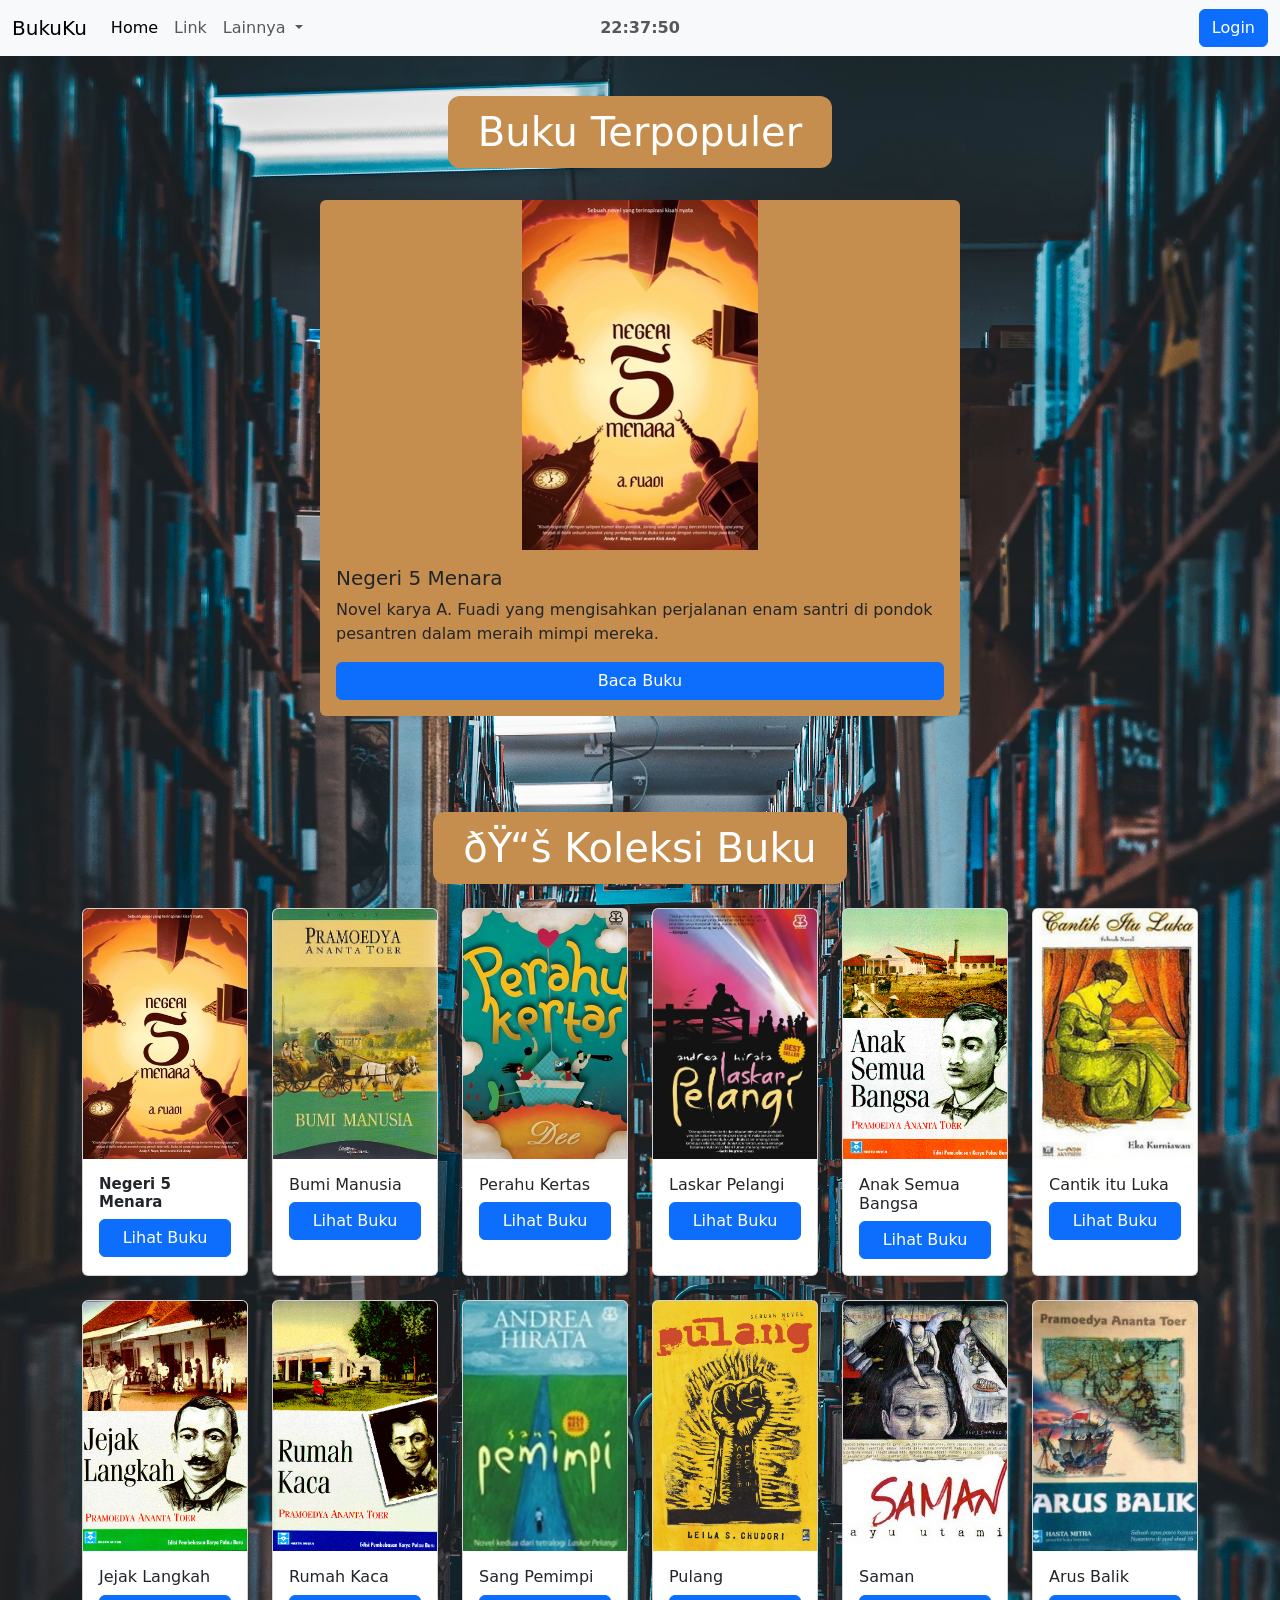
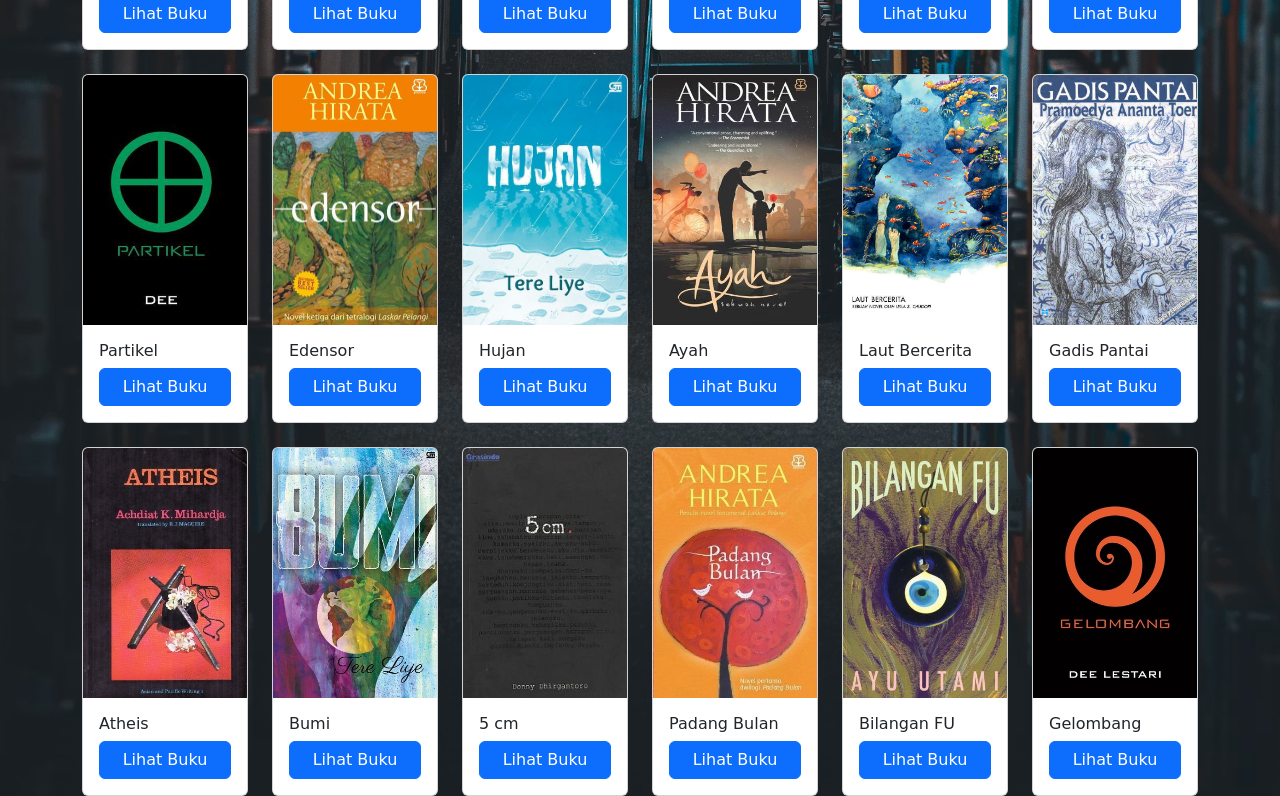
<file: html/index.html>
<!DOCTYPE html>

<head>
    <title>Halaman Utama</title>
    <link rel="stylesheet" href="index.css">
    <link href="https://cdn.jsdelivr.net/npm/bootstrap@5.3.8/dist/css/bootstrap.min.css" rel="stylesheet"
        integrity="sha384-sRIl4kxILFvY47J16cr9ZwB07vP4J8+LH7qKQnuqkuIAvNWLzeN8tE5YBujZqJLB" crossorigin="anonymous">
</head>

<body>
    <!-- start nav -->
    <nav class="navbar navbar-expand-lg bg-body-tertiary position-relative">
        <div class="container-fluid">
            <a class="navbar-brand" href="#">BukuKu</a>
            <button class="navbar-toggler" type="button" data-bs-toggle="collapse"
                data-bs-target="#navbarSupportedContent" aria-controls="navbarSupportedContent" aria-expanded="false"
                aria-label="Toggle navigation">
                <span class="navbar-toggler-icon"></span>
            </button>

            <!-- Jam benar-benar di tengah navbar -->
            <span class="navbar-text fw-bold jam-tengah" id="jam-digital">
                00:00:00
            </span>

            <div class="collapse navbar-collapse" id="navbarSupportedContent">
                <ul class="navbar-nav me-auto mb-2 mb-lg-0">
                    <li class="nav-item">
                        <a class="nav-link active" aria-current="page" href="#">Home</a>
                    </li>
                    <li class="nav-item">
                        <a class="nav-link" href="#">Link</a>
                    </li>
                    <li class="nav-item dropdown">
                        <a class="nav-link dropdown-toggle" href="#" role="button" data-bs-toggle="dropdown"
                            aria-expanded="false">
                            Lainnya
                        </a>
                        <ul class="dropdown-menu">
                            <li><a class="dropdown-item" href="#">Tentang Website</a></li>
                            <li><a class="dropdown-item" href="#">Tentang Team</a></li>
                            <li>
                                <hr class="dropdown-divider">
                            </li>
                        </ul>
                    </li>
                </ul>
                <div class="d-flex">
    <button class="btn btn-primary"
            data-bs-toggle="modal"
            data-bs-target="#loginModal">
        <i class="bi bi-person-circle"></i> Login
    </button>
</div>
            </div>
        </div>
    </nav>

    <style>
        .jam-tengah {
            position: absolute;
            left: 50%;
            top: 50%;
            transform: translate(-50%, -50%);
            white-space: nowrap;
        }
    </style>


    <div class="judul-container">
        <h1 class="judul-halaman">Buku Terpopuler</h1>
    </div>

    <!-- Modal Login -->
<div class="modal fade" id="loginModal" tabindex="-1">
    <div class="modal-dialog modal-dialog-centered">

        <div class="modal-content">

            <div class="modal-header">
                <h4 class="modal-title">
                    Login Admin BukuKu
                </h4>

                <button type="button"
                        class="btn-close"
                        data-bs-dismiss="modal">
                </button>
            </div>

            <div class="modal-body">

                <form>

                    <div class="mb-3">
                        <label>Email</label>
                        <input
                            type="email"
                            class="form-control"
                            placeholder="Masukkan Email">
                    </div>

                    <div class="mb-3">
                        <label>Password</label>
                        <input
                            type="password"
                            class="form-control"
                            placeholder="Masukkan Password">
                    </div>



                    <button
                        type="submit"
                        class="btn btn-primary w-100">

                        Login

                    </button>

                </form>

            </div>

        </div>

    </div>
</div>

    <!-- placeholder -->
    <div id="carouselExample" class="carousel slide w-50 mx-auto mt-4" data-bs-ride="carousel" data-bs-interval="3000">

        <div class="carousel-inner">

            <div class="carousel-item active">
                <div class="card">
                    <img src="./foto-perpustakaan/negeri 5 negara.jpg" class="card-img-top" alt="Negeri 5 Menara">
                    <div class="card-body">
                        <h5 class="card-title">Negeri 5 Menara</h5>
                        <p class="card-text">Novel karya A. Fuadi yang mengisahkan perjalanan enam santri di pondok
                            pesantren dalam meraih mimpi mereka.</p>
                        <a href="https://www.goodreads.com/book/show/6688121-negeri-5-menara" target="_blank"
                            class="btn btn-primary">Baca Buku</a>
                    </div>
                </div>
            </div>

            <div class="carousel-item">
                <div class="card">
                    <img src="./foto-perpustakaan/bumi manusia.jpg" class="card-img-top" alt="Bumi Manusia">
                    <div class="card-body">
                        <h5 class="card-title">Bumi Manusia</h5>
                        <p class="card-text">Novel karya Pramoedya Ananta Toer yang mengangkat kisah perjuangan di masa
                            kolonial Hindia Belanda.</p>
                        <a href="https://www.goodreads.com/book/show/1398034.Bumi_Manusia" target="_blank"
                            class="btn btn-primary">Baca Buku</a>
                    </div>
                </div>
            </div>

            <div class="carousel-item">
                <div class="card">
                    <img src="./foto-perpustakaan/perahu kertas.jpg" class="card-img-top" alt="Perahu Kertas">
                    <div class="card-body">
                        <h5 class="card-title">Perahu Kertas</h5>
                        <p class="card-text">Novel karya Dee Lestari yang mengisahkan perjalanan cinta dan pencarian
                            jati diri dua tokoh utamanya.</p>
                        <a href="https://www.goodreads.com/book/show/6765740-perahu-kertas" target="_blank"
                            class="btn btn-primary">Baca Buku</a>
                    </div>
                </div>
            </div>

        </div>
    </div>
    <!-- end placeholder -->

    <!-- card daftar buku -->
    <div class="container mt-5">

        <div class="judul-container">
            <h1 class="judul-halaman text-center mt-5 mb-4">📚 Koleksi Buku</h1>
        </div>

        <div class="row g-4">

            <!-- 1 -->
            <div class="col-lg-2 col-md-4 col-sm-6">
                <div class="card book-card h-100">
                    <img src="./foto-perpustakaan/negeri 5 negara.jpg" class="card-img-top" alt="Negeri 5 Menara">
                    <div class="card-body">
                        <h6 class="card-title">Negeri 5 Menara</h6>
                        <a href="https://www.goodreads.com/book/show/6688121-negeri-5-menara" target="_blank"
                            class="btn btn-primary w-100">Lihat Buku</a>
                    </div>
                </div>
            </div>

            <!-- 2 -->
            <div class="col-lg-2 col-md-4 col-sm-6">
                <div class="card book-card h-100">
                    <img src="./foto-perpustakaan/bumi manusia.jpg" class="card-img-top" alt="">
                    <div class="card-body">
                        <h6>Bumi Manusia</h6>
                        <a href="https://www.goodreads.com/book/show/1398034.Bumi_Manusia" target="_blank"
                            class="btn btn-primary w-100">Lihat Buku</a>
                    </div>
                </div>
            </div>

            <!-- 3 -->
            <div class="col-lg-2 col-md-4 col-sm-6">
                <div class="card book-card h-100">
                    <img src="./foto-perpustakaan/perahu kertas.jpg" class="card-img-top">
                    <div class="card-body">
                        <h6>Perahu Kertas</h6>
                        <a href="https://www.goodreads.com/book/show/6765740-perahu-kertas" target="_blank"
                            class="btn btn-primary w-100">Lihat Buku</a>
                    </div>
                </div>
            </div>

            <!-- 4 -->
            <div class="col-lg-2 col-md-4 col-sm-6">
                <div class="card book-card h-100">
                    <img src="./foto-perpustakaan/laskar-pelangi.jpg" class="card-img-top">
                    <div class="card-body">
                        <h6>Laskar Pelangi</h6>
                        <a href="https://www.goodreads.com/book/show/1362193.Laskar_Pelangi" target="_blank"
                            class="btn btn-primary w-100">Lihat Buku</a>
                    </div>
                </div>
            </div>

            <!-- 5 -->
            <div class="col-lg-2 col-md-4 col-sm-6">
                <div class="card book-card h-100">
                    <img src="./foto-perpustakaan/anak-semua-bangsa.jpg" class="card-img-top">
                    <div class="card-body">
                        <h6>Anak Semua Bangsa</h6>
                        <a href="https://www.goodreads.com/book/show/1677677.Anak_Semua_Bangsa" target="_blank"
                            class="btn btn-primary w-100">Lihat Buku</a>
                    </div>
                </div>
            </div>

            <!-- 6 -->
            <div class="col-lg-2 col-md-4 col-sm-6">
                <div class="card book-card h-100">
                    <img src="./foto-perpustakaan/cantik-itu-luka.jpg" class="card-img-top">
                    <div class="card-body">
                        <h6>Cantik itu Luka</h6>
                        <a href="https://www.goodreads.com/book/show/1353409.Cantik_itu_Luka" target="_blank"
                            class="btn btn-primary w-100">Lihat Buku</a>
                    </div>
                </div>
            </div>

            <!-- 7 -->
            <div class="col-lg-2 col-md-4 col-sm-6">
                <div class="card book-card h-100">
                    <img src="./foto-perpustakaan/jejak-langkah.jpg" class="card-img-top">
                    <div class="card-body">
                        <h6>Jejak Langkah</h6>
                        <a href="https://www.goodreads.com/book/show/1677634.Jejak_Langkah" target="_blank"
                            class="btn btn-primary w-100">Lihat Buku</a>
                    </div>
                </div>
            </div>

            <!-- 8 -->
            <div class="col-lg-2 col-md-4 col-sm-6">
                <div class="card book-card h-100">
                    <img src="./foto-perpustakaan/rumah-kaca.jpg" class="card-img-top">
                    <div class="card-body">
                        <h6>Rumah Kaca</h6>
                        <a href="https://www.goodreads.com/book/show/1677693.Rumah_Kaca" target="_blank"
                            class="btn btn-primary w-100">Lihat Buku</a>
                    </div>
                </div>
            </div>

            <!-- 9 -->
            <div class="col-lg-2 col-md-4 col-sm-6">
                <div class="card book-card h-100">
                    <img src="./foto-perpustakaan/sang-pemimpi.jpg" class="card-img-top">
                    <div class="card-body">
                        <h6>Sang Pemimpi</h6>
                        <a href="https://www.goodreads.com/book/show/1407874.Sang_Pemimpi" target="_blank"
                            class="btn btn-primary w-100">Lihat Buku</a>
                    </div>
                </div>
            </div>

            <!-- 10 -->
            <div class="col-lg-2 col-md-4 col-sm-6">
                <div class="card book-card h-100">
                    <img src="./foto-perpustakaan/pulang.jpg" class="card-img-top">
                    <div class="card-body">
                        <h6>Pulang</h6>
                        <a href="https://www.goodreads.com/book/show/16174176-pulang" target="_blank"
                            class="btn btn-primary w-100">Lihat Buku</a>
                    </div>
                </div>
            </div>

            <!-- 11 -->
            <div class="col-lg-2 col-md-4 col-sm-6">
                <div class="card book-card h-100"><img src="./foto-perpustakaan/saman.jpg" class="card-img-top">
                    <div class="card-body">
                        <h6>Saman</h6><a href="https://www.goodreads.com/book/show/1337759.Saman" target="_blank"
                            class="btn btn-primary w-100">Lihat Buku</a>
                    </div>
                </div>
            </div>

            <!-- 12 -->
            <div class="col-lg-2 col-md-4 col-sm-6">
                <div class="card book-card h-100"><img src="./foto-perpustakaan/arus-balik.jpg" class="card-img-top">
                    <div class="card-body">
                        <h6>Arus Balik</h6><a href="https://www.goodreads.com/book/show/963151.Arus_Balik" target="_blank"
                            class="btn btn-primary w-100">Lihat Buku</a>
                    </div>
                </div>
            </div>

            <!-- 13 -->
            <div class="col-lg-2 col-md-4 col-sm-6">
                <div class="card book-card h-100"><img src="./foto-perpustakaan/partikel.jpg" class="card-img-top">
                    <div class="card-body">
                        <h6>Partikel</h6><a href="https://www.goodreads.com/book/show/13582635-partikel" target="_blank"
                            class="btn btn-primary w-100">Lihat Buku</a>
                    </div>
                </div>
            </div>

            <!-- 14 -->
            <div class="col-lg-2 col-md-4 col-sm-6">
                <div class="card book-card h-100"><img src="./foto-perpustakaan/edensor.jpg" class="card-img-top">
                    <div class="card-body">
                        <h6>Edensor</h6><a href="https://www.goodreads.com/book/show/1464757.Edensor" target="_blank"
                            class="btn btn-primary w-100">Lihat Buku</a>
                    </div>
                </div>
            </div>

            <!-- 15 -->
            <div class="col-lg-2 col-md-4 col-sm-6">
                <div class="card book-card h-100"><img src="./foto-perpustakaan/hujan.jpg" class="card-img-top">
                    <div class="card-body">
                        <h6>Hujan</h6><a href="https://www.goodreads.com/book/show/28446637-hujan" target="_blank"
                            class="btn btn-primary w-100">Lihat Buku</a>
                    </div>
                </div>
            </div>

            <!-- 16 -->
            <div class="col-lg-2 col-md-4 col-sm-6">
                <div class="card book-card h-100"><img src="./foto-perpustakaan/ayah.jpg" class="card-img-top">
                    <div class="card-body">
                        <h6>Ayah</h6><a href="https://www.goodreads.com/book/show/25498974-ayah"
                            target="_blank" class="btn btn-primary w-100">Lihat Buku</a>
                    </div>
                </div>
            </div>

            <!-- 17 -->
            <div class="col-lg-2 col-md-4 col-sm-6">
                <div class="card book-card h-100"><img src="./foto-perpustakaan/laut-bercerita.jpg" class="card-img-top">
                    <div class="card-body">
                        <h6>Laut Bercerita</h6><a href="https://www.goodreads.com/book/show/36393774-laut-bercerita" target="_blank"
                            class="btn btn-primary w-100">Lihat Buku</a>
                    </div>
                </div>
            </div>

            <!-- 18 -->
            <div class="col-lg-2 col-md-4 col-sm-6">
                <div class="card book-card h-100"><img src="./foto-perpustakaan/gadis-pantai.jpg" class="card-img-top">
                    <div class="card-body">
                        <h6>Gadis Pantai</h6><a href="https://www.goodreads.com/book/show/735248.Gadis_Pantai"
                            target="_blank" class="btn btn-primary w-100">Lihat Buku</a>
                    </div>
                </div>
            </div>

            <!-- 19 -->
            <div class="col-lg-2 col-md-4 col-sm-6">
                <div class="card book-card h-100"><img src="./foto-perpustakaan/atheis.jpg"
                        class="card-img-top">
                    <div class="card-body">
                        <h6>Atheis</h6><a href="https://www.goodreads.com/book/show/1283619.Atheis"
                            target="_blank" class="btn btn-primary w-100">Lihat Buku</a>
                    </div>
                </div>
            </div>

            <!-- 20 -->
            <div class="col-lg-2 col-md-4 col-sm-6">
                <div class="card book-card h-100"><img src="./foto-perpustakaan/bumi.jpg"
                        class="card-img-top">
                    <div class="card-body">
                        <h6>Bumi</h6><a
                            href="https://www.goodreads.com/book/show/18759843-bumi" target="_blank"
                            class="btn btn-primary w-100">Lihat Buku</a>
                    </div>
                </div>
            </div>

            <!-- 21 -->
            <div class="col-lg-2 col-md-4 col-sm-6">
                <div class="card book-card h-100"><img src="./foto-perpustakaan/5cm.jpg"
                        class="card-img-top">
                    <div class="card-body">
                        <h6>5 cm</h6><a
                            href="https://www.goodreads.com/book/show/1499340.5_cm" target="_blank"
                            class="btn btn-primary w-100">Lihat Buku</a>
                    </div>
                </div>
            </div>

            <!-- 22 -->
            <div class="col-lg-2 col-md-4 col-sm-6">
                <div class="card book-card h-100"><img src="./foto-perpustakaan/padang-bulan.jpg"
                        class="card-img-top">
                    <div class="card-body">
                        <h6>Padang Bulan</h6><a
                            href="https://www.goodreads.com/book/show/8460524-padang-bulan" target="_blank"
                            class="btn btn-primary w-100">Lihat Buku</a>
                    </div>
                </div>
            </div>

            <!-- 23 -->
            <div class="col-lg-2 col-md-4 col-sm-6">
                <div class="card book-card h-100"><img src="./foto-perpustakaan/bilangan-FU.jpg"
                        class="card-img-top">
                    <div class="card-body">
                        <h6>Bilangan FU</h6><a
                            href="https://www.goodreads.com/book/show/3492825-bilangan-fu" target="_blank"
                            class="btn btn-primary w-100">Lihat Buku</a>
                    </div>
                </div>
            </div>

            <!-- 24 -->
            <div class="col-lg-2 col-md-4 col-sm-6">
                <div class="card book-card h-100"><img src="./foto-perpustakaan/gelombang.jpg"
                        class="card-img-top">
                    <div class="card-body">
                        <h6>Gelombang</h6><a
                            href="https://www.goodreads.com/book/show/23252584-gelombang" target="_blank"
                            class="btn btn-primary w-100">Lihat Buku</a>
                    </div>
                </div>
            </div>


        </div>
    </div>
    <!-- end card daftar buku -->



    <script>
        function updateJam() {
            const now = new Date();
            const jam = String(now.getHours()).padStart(2, '0');
            const menit = String(now.getMinutes()).padStart(2, '0');
            const detik = String(now.getSeconds()).padStart(2, '0');
            document.getElementById('jam-digital').textContent = `${jam}:${menit}:${detik}`;
        }

        updateJam();
        setInterval(updateJam, 1000);
    </script>
    <script src="https://cdn.jsdelivr.net/npm/bootstrap@5.3.8/dist/js/bootstrap.bundle.min.js"></script>
</body>

</html>
</file>
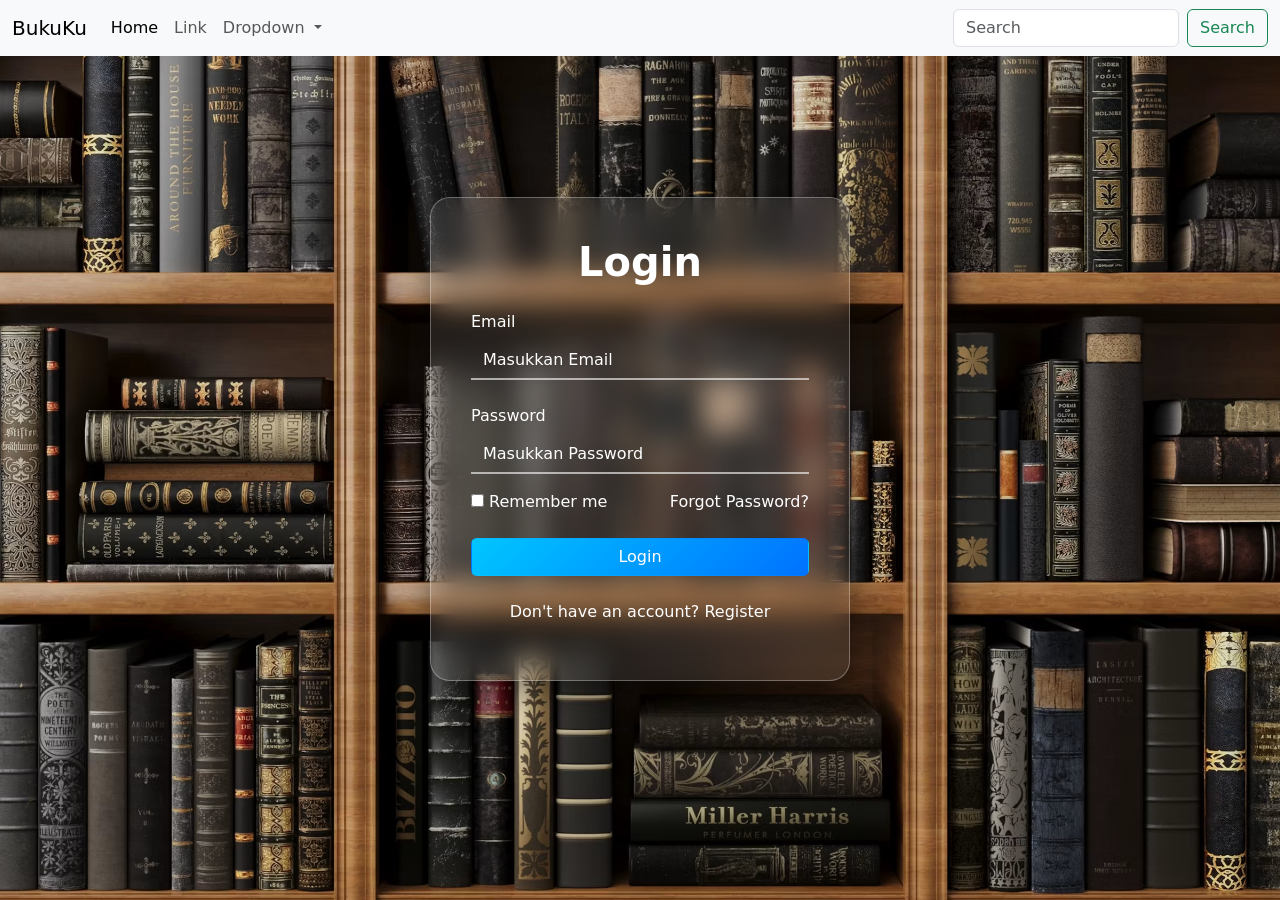
<file: html/halamanLogin.html>
<!DOCTYPE html>
<html>

<head>
    <title>Halaman login</title>
    <link rel="stylesheet" href="login.css">
    <link href="https://cdn.jsdelivr.net/npm/bootstrap@5.3.8/dist/css/bootstrap.min.css" rel="stylesheet"
        integrity="sha384-sRIl4kxILFvY47J16cr9ZwB07vP4J8+LH7qKQnuqkuIAvNWLzeN8tE5YBujZqJLB" crossorigin="anonymous">
</head>

<body>
    <!-- start nav -->
    <nav class="navbar navbar-expand-lg bg-body-tertiary">
        <div class="container-fluid">
            <a class="navbar-brand" href="#">BukuKu</a>
            <button class="navbar-toggler" type="button" data-bs-toggle="collapse"
                data-bs-target="#navbarSupportedContent" aria-controls="navbarSupportedContent" aria-expanded="false"
                aria-label="Toggle navigation">
                <span class="navbar-toggler-icon"></span>
            </button>
            <div class="collapse navbar-collapse" id="navbarSupportedContent">
                <ul class="navbar-nav me-auto mb-2 mb-lg-0">
                    <li class="nav-item">
                        <a class="nav-link active" aria-current="page" href="#">Home</a>
                    </li>
                    <li class="nav-item">
                        <a class="nav-link" href="#">Link</a>
                    </li>
                    <li class="nav-item dropdown">
                        <a class="nav-link dropdown-toggle" href="#" role="button" data-bs-toggle="dropdown"
                            aria-expanded="false">
                            Dropdown
                        </a>
                        <ul class="dropdown-menu">
                            <li><a class="dropdown-item" href="#">Action</a></li>
                            <li><a class="dropdown-item" href="#">Another action</a></li>
                            <li>
                                <hr class="dropdown-divider">
                            </li>
                            <li><a class="dropdown-item" href="#">Something else here</a></li>
                        </ul>
                    </li>
                </ul>
                <form class="d-flex" role="search">
                    <input class="form-control me-2" type="search" placeholder="Search" aria-label="Search" />
                    <button class="btn btn-outline-success" type="submit">Search</button>
                </form>
            </div>
        </div>
    </nav>
    <!-- end nav -->

    <!-- card container -->
    <div class="login-container">
        <div class="login-card">

            <h1 class="text-center mb-4">Login</h1>

            <div class="mb-4">
                <label>Email</label>
                <input type="email" class="form-control" placeholder="Masukkan Email">
            </div>

            <div class="mb-3">
                <label>Password</label>
                <input type="password" class="form-control" placeholder="Masukkan Password">
            </div>

            <div class="d-flex justify-content-between mb-4">
                <div>
                    <input type="checkbox">
                    Remember me
                </div>

                <a href="#">Forgot Password?</a>
            </div>

            <a href="halamanUtama.html" class="btn btn-login w-100">
                Login
            </a>

            <p class="text-center mt-4">
                Don't have an account?
                <a href="#">Register</a>
            </p>

        </div>
    </div>
    <!-- end card container -->



    <script src="https://cdn.jsdelivr.net/npm/bootstrap@5.3.8/dist/js/bootstrap.bundle.min.js"
        integrity="sha384-FKyoEForCGlyvwx9Hj09JcYn3nv7wiPVlz7YYwJrWVcXK/BmnVDxM+D2scQbITxI"
        crossorigin="anonymous"></script>
</body>

</html>
</file>
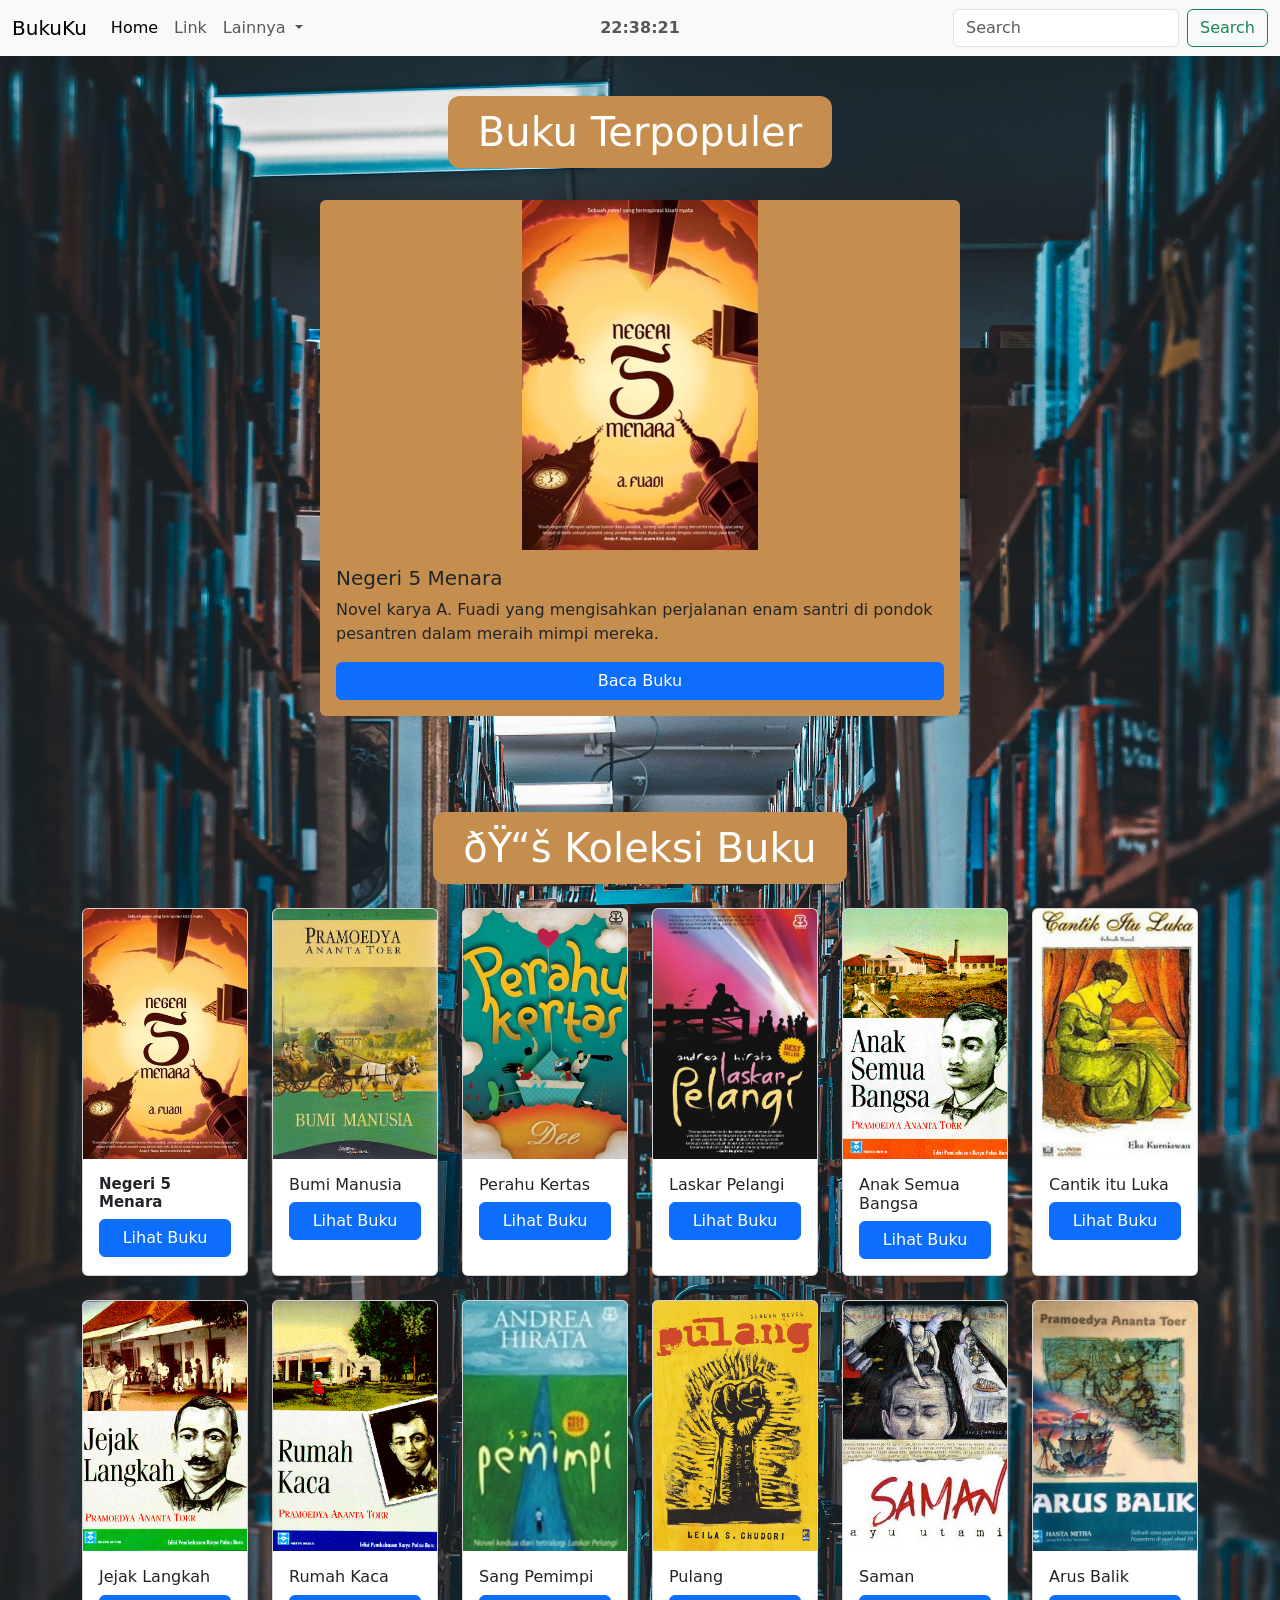
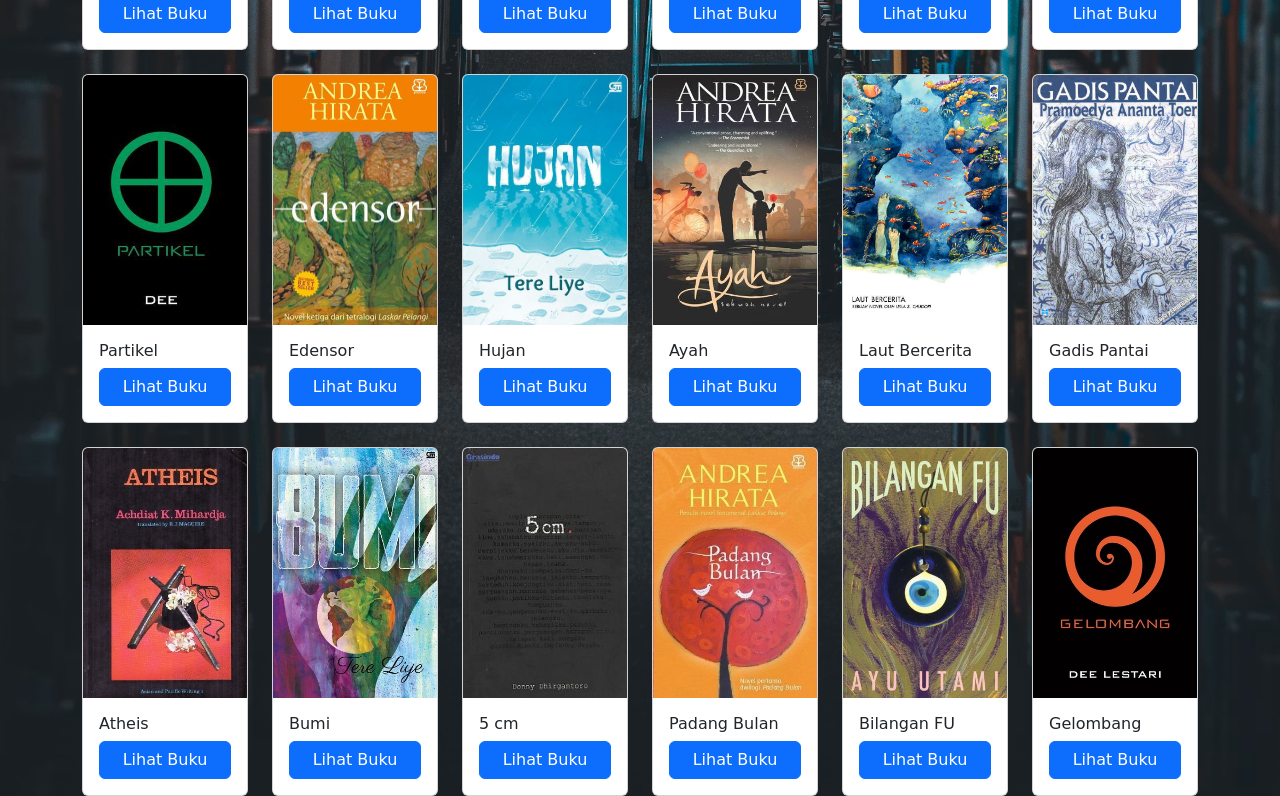
<file: html/halamanUtama.html>
<!DOCTYPE html>

<head>
    <title>Halaman Utama</title>
    <link rel="stylesheet" href="halamanUtama.css">
    <link href="https://cdn.jsdelivr.net/npm/bootstrap@5.3.8/dist/css/bootstrap.min.css" rel="stylesheet"
        integrity="sha384-sRIl4kxILFvY47J16cr9ZwB07vP4J8+LH7qKQnuqkuIAvNWLzeN8tE5YBujZqJLB" crossorigin="anonymous">
</head>

<body>
    <!-- start nav -->
    <nav class="navbar navbar-expand-lg bg-body-tertiary position-relative">
        <div class="container-fluid">
            <a class="navbar-brand" href="#">BukuKu</a>
            <button class="navbar-toggler" type="button" data-bs-toggle="collapse"
                data-bs-target="#navbarSupportedContent" aria-controls="navbarSupportedContent" aria-expanded="false"
                aria-label="Toggle navigation">
                <span class="navbar-toggler-icon"></span>
            </button>

            <!-- Jam benar-benar di tengah navbar -->
            <span class="navbar-text fw-bold jam-tengah" id="jam-digital">
                00:00:00
            </span>

            <div class="collapse navbar-collapse" id="navbarSupportedContent">
                <ul class="navbar-nav me-auto mb-2 mb-lg-0">
                    <li class="nav-item">
                        <a class="nav-link active" aria-current="page" href="#">Home</a>
                    </li>
                    <li class="nav-item">
                        <a class="nav-link" href="#">Link</a>
                    </li>
                    <li class="nav-item dropdown">
                        <a class="nav-link dropdown-toggle" href="#" role="button" data-bs-toggle="dropdown"
                            aria-expanded="false">
                            Lainnya
                        </a>
                        <ul class="dropdown-menu">
                            <li><a class="dropdown-item" href="#">Tentang Website</a></li>
                            <li><a class="dropdown-item" href="#">Tentang Team</a></li>
                            <li>
                                <hr class="dropdown-divider">
                            </li>
                        </ul>
                    </li>
                </ul>
                <form class="d-flex" role="search">
                    <input class="form-control me-2" type="search" placeholder="Search" aria-label="Search" />
                    <button class="btn btn-outline-success" type="submit">Search</button>
                </form>
            </div>
        </div>
    </nav>

    <style>
        .jam-tengah {
            position: absolute;
            left: 50%;
            top: 50%;
            transform: translate(-50%, -50%);
            white-space: nowrap;
        }
    </style>


    <div class="judul-container">
        <h1 class="judul-halaman">Buku Terpopuler</h1>
    </div>

    <!-- placeholder -->
    <div id="carouselExample" class="carousel slide w-50 mx-auto mt-4" data-bs-ride="carousel" data-bs-interval="3000">

        <div class="carousel-inner">

            <div class="carousel-item active">
                <div class="card">
                    <img src="./foto-perpustakaan/negeri 5 negara.jpg" class="card-img-top" alt="Negeri 5 Menara">
                    <div class="card-body">
                        <h5 class="card-title">Negeri 5 Menara</h5>
                        <p class="card-text">Novel karya A. Fuadi yang mengisahkan perjalanan enam santri di pondok
                            pesantren dalam meraih mimpi mereka.</p>
                        <a href="https://www.goodreads.com/book/show/6688121-negeri-5-menara" target="_blank"
                            class="btn btn-primary">Baca Buku</a>
                    </div>
                </div>
            </div>

            <div class="carousel-item">
                <div class="card">
                    <img src="./foto-perpustakaan/bumi manusia.jpg" class="card-img-top" alt="Bumi Manusia">
                    <div class="card-body">
                        <h5 class="card-title">Bumi Manusia</h5>
                        <p class="card-text">Novel karya Pramoedya Ananta Toer yang mengangkat kisah perjuangan di masa
                            kolonial Hindia Belanda.</p>
                        <a href="https://www.goodreads.com/book/show/1398034.Bumi_Manusia" target="_blank"
                            class="btn btn-primary">Baca Buku</a>
                    </div>
                </div>
            </div>

            <div class="carousel-item">
                <div class="card">
                    <img src="./foto-perpustakaan/perahu kertas.jpg" class="card-img-top" alt="Perahu Kertas">
                    <div class="card-body">
                        <h5 class="card-title">Perahu Kertas</h5>
                        <p class="card-text">Novel karya Dee Lestari yang mengisahkan perjalanan cinta dan pencarian
                            jati diri dua tokoh utamanya.</p>
                        <a href="https://www.goodreads.com/book/show/6765740-perahu-kertas" target="_blank"
                            class="btn btn-primary">Baca Buku</a>
                    </div>
                </div>
            </div>

        </div>
    </div>
    <!-- end placeholder -->

    <!-- card daftar buku -->
    <div class="container mt-5">

        <div class="judul-container">
            <h1 class="judul-halaman text-center mt-5 mb-4">📚 Koleksi Buku</h1>
        </div>

        <div class="row g-4">

            <!-- 1 -->
            <div class="col-lg-2 col-md-4 col-sm-6">
                <div class="card book-card h-100">
                    <img src="./foto-perpustakaan/negeri 5 negara.jpg" class="card-img-top" alt="Negeri 5 Menara">
                    <div class="card-body">
                        <h6 class="card-title">Negeri 5 Menara</h6>
                        <a href="https://www.goodreads.com/book/show/6688121-negeri-5-menara" target="_blank"
                            class="btn btn-primary w-100">Lihat Buku</a>
                    </div>
                </div>
            </div>

            <!-- 2 -->
            <div class="col-lg-2 col-md-4 col-sm-6">
                <div class="card book-card h-100">
                    <img src="./foto-perpustakaan/bumi manusia.jpg" class="card-img-top" alt="">
                    <div class="card-body">
                        <h6>Bumi Manusia</h6>
                        <a href="https://www.goodreads.com/book/show/1398034.Bumi_Manusia" target="_blank"
                            class="btn btn-primary w-100">Lihat Buku</a>
                    </div>
                </div>
            </div>

            <!-- 3 -->
            <div class="col-lg-2 col-md-4 col-sm-6">
                <div class="card book-card h-100">
                    <img src="./foto-perpustakaan/perahu kertas.jpg" class="card-img-top">
                    <div class="card-body">
                        <h6>Perahu Kertas</h6>
                        <a href="https://www.goodreads.com/book/show/6765740-perahu-kertas" target="_blank"
                            class="btn btn-primary w-100">Lihat Buku</a>
                    </div>
                </div>
            </div>

            <!-- 4 -->
            <div class="col-lg-2 col-md-4 col-sm-6">
                <div class="card book-card h-100">
                    <img src="./foto-perpustakaan/laskar-pelangi.jpg" class="card-img-top">
                    <div class="card-body">
                        <h6>Laskar Pelangi</h6>
                        <a href="https://www.goodreads.com/book/show/1362193.Laskar_Pelangi" target="_blank"
                            class="btn btn-primary w-100">Lihat Buku</a>
                    </div>
                </div>
            </div>

            <!-- 5 -->
            <div class="col-lg-2 col-md-4 col-sm-6">
                <div class="card book-card h-100">
                    <img src="./foto-perpustakaan/anak-semua-bangsa.jpg" class="card-img-top">
                    <div class="card-body">
                        <h6>Anak Semua Bangsa</h6>
                        <a href="https://www.goodreads.com/book/show/1677677.Anak_Semua_Bangsa" target="_blank"
                            class="btn btn-primary w-100">Lihat Buku</a>
                    </div>
                </div>
            </div>

            <!-- 6 -->
            <div class="col-lg-2 col-md-4 col-sm-6">
                <div class="card book-card h-100">
                    <img src="./foto-perpustakaan/cantik-itu-luka.jpg" class="card-img-top">
                    <div class="card-body">
                        <h6>Cantik itu Luka</h6>
                        <a href="https://www.goodreads.com/book/show/1353409.Cantik_itu_Luka" target="_blank"
                            class="btn btn-primary w-100">Lihat Buku</a>
                    </div>
                </div>
            </div>

            <!-- 7 -->
            <div class="col-lg-2 col-md-4 col-sm-6">
                <div class="card book-card h-100">
                    <img src="./foto-perpustakaan/jejak-langkah.jpg" class="card-img-top">
                    <div class="card-body">
                        <h6>Jejak Langkah</h6>
                        <a href="https://www.goodreads.com/book/show/1677634.Jejak_Langkah" target="_blank"
                            class="btn btn-primary w-100">Lihat Buku</a>
                    </div>
                </div>
            </div>

            <!-- 8 -->
            <div class="col-lg-2 col-md-4 col-sm-6">
                <div class="card book-card h-100">
                    <img src="./foto-perpustakaan/rumah-kaca.jpg" class="card-img-top">
                    <div class="card-body">
                        <h6>Rumah Kaca</h6>
                        <a href="https://www.goodreads.com/book/show/1677693.Rumah_Kaca" target="_blank"
                            class="btn btn-primary w-100">Lihat Buku</a>
                    </div>
                </div>
            </div>

            <!-- 9 -->
            <div class="col-lg-2 col-md-4 col-sm-6">
                <div class="card book-card h-100">
                    <img src="./foto-perpustakaan/sang-pemimpi.jpg" class="card-img-top">
                    <div class="card-body">
                        <h6>Sang Pemimpi</h6>
                        <a href="https://www.goodreads.com/book/show/1407874.Sang_Pemimpi" target="_blank"
                            class="btn btn-primary w-100">Lihat Buku</a>
                    </div>
                </div>
            </div>

            <!-- 10 -->
            <div class="col-lg-2 col-md-4 col-sm-6">
                <div class="card book-card h-100">
                    <img src="./foto-perpustakaan/pulang.jpg" class="card-img-top">
                    <div class="card-body">
                        <h6>Pulang</h6>
                        <a href="https://www.goodreads.com/book/show/16174176-pulang" target="_blank"
                            class="btn btn-primary w-100">Lihat Buku</a>
                    </div>
                </div>
            </div>

            <!-- 11 -->
            <div class="col-lg-2 col-md-4 col-sm-6">
                <div class="card book-card h-100"><img src="./foto-perpustakaan/saman.jpg" class="card-img-top">
                    <div class="card-body">
                        <h6>Saman</h6><a href="https://www.goodreads.com/book/show/1337759.Saman" target="_blank"
                            class="btn btn-primary w-100">Lihat Buku</a>
                    </div>
                </div>
            </div>

            <!-- 12 -->
            <div class="col-lg-2 col-md-4 col-sm-6">
                <div class="card book-card h-100"><img src="./foto-perpustakaan/arus-balik.jpg" class="card-img-top">
                    <div class="card-body">
                        <h6>Arus Balik</h6><a href="https://www.goodreads.com/book/show/963151.Arus_Balik" target="_blank"
                            class="btn btn-primary w-100">Lihat Buku</a>
                    </div>
                </div>
            </div>

            <!-- 13 -->
            <div class="col-lg-2 col-md-4 col-sm-6">
                <div class="card book-card h-100"><img src="./foto-perpustakaan/partikel.jpg" class="card-img-top">
                    <div class="card-body">
                        <h6>Partikel</h6><a href="https://www.goodreads.com/book/show/13582635-partikel" target="_blank"
                            class="btn btn-primary w-100">Lihat Buku</a>
                    </div>
                </div>
            </div>

            <!-- 14 -->
            <div class="col-lg-2 col-md-4 col-sm-6">
                <div class="card book-card h-100"><img src="./foto-perpustakaan/edensor.jpg" class="card-img-top">
                    <div class="card-body">
                        <h6>Edensor</h6><a href="https://www.goodreads.com/book/show/1464757.Edensor" target="_blank"
                            class="btn btn-primary w-100">Lihat Buku</a>
                    </div>
                </div>
            </div>

            <!-- 15 -->
            <div class="col-lg-2 col-md-4 col-sm-6">
                <div class="card book-card h-100"><img src="./foto-perpustakaan/hujan.jpg" class="card-img-top">
                    <div class="card-body">
                        <h6>Hujan</h6><a href="https://www.goodreads.com/book/show/28446637-hujan" target="_blank"
                            class="btn btn-primary w-100">Lihat Buku</a>
                    </div>
                </div>
            </div>

            <!-- 16 -->
            <div class="col-lg-2 col-md-4 col-sm-6">
                <div class="card book-card h-100"><img src="./foto-perpustakaan/ayah.jpg" class="card-img-top">
                    <div class="card-body">
                        <h6>Ayah</h6><a href="https://www.goodreads.com/book/show/25498974-ayah"
                            target="_blank" class="btn btn-primary w-100">Lihat Buku</a>
                    </div>
                </div>
            </div>

            <!-- 17 -->
            <div class="col-lg-2 col-md-4 col-sm-6">
                <div class="card book-card h-100"><img src="./foto-perpustakaan/laut-bercerita.jpg" class="card-img-top">
                    <div class="card-body">
                        <h6>Laut Bercerita</h6><a href="https://www.goodreads.com/book/show/36393774-laut-bercerita" target="_blank"
                            class="btn btn-primary w-100">Lihat Buku</a>
                    </div>
                </div>
            </div>

            <!-- 18 -->
            <div class="col-lg-2 col-md-4 col-sm-6">
                <div class="card book-card h-100"><img src="./foto-perpustakaan/gadis-pantai.jpg" class="card-img-top">
                    <div class="card-body">
                        <h6>Gadis Pantai</h6><a href="https://www.goodreads.com/book/show/735248.Gadis_Pantai"
                            target="_blank" class="btn btn-primary w-100">Lihat Buku</a>
                    </div>
                </div>
            </div>

            <!-- 19 -->
            <div class="col-lg-2 col-md-4 col-sm-6">
                <div class="card book-card h-100"><img src="./foto-perpustakaan/atheis.jpg"
                        class="card-img-top">
                    <div class="card-body">
                        <h6>Atheis</h6><a href="https://www.goodreads.com/book/show/1283619.Atheis"
                            target="_blank" class="btn btn-primary w-100">Lihat Buku</a>
                    </div>
                </div>
            </div>

            <!-- 20 -->
            <div class="col-lg-2 col-md-4 col-sm-6">
                <div class="card book-card h-100"><img src="./foto-perpustakaan/bumi.jpg"
                        class="card-img-top">
                    <div class="card-body">
                        <h6>Bumi</h6><a
                            href="https://www.goodreads.com/book/show/18759843-bumi" target="_blank"
                            class="btn btn-primary w-100">Lihat Buku</a>
                    </div>
                </div>
            </div>

            <!-- 21 -->
            <div class="col-lg-2 col-md-4 col-sm-6">
                <div class="card book-card h-100"><img src="./foto-perpustakaan/5cm.jpg"
                        class="card-img-top">
                    <div class="card-body">
                        <h6>5 cm</h6><a
                            href="https://www.goodreads.com/book/show/1499340.5_cm" target="_blank"
                            class="btn btn-primary w-100">Lihat Buku</a>
                    </div>
                </div>
            </div>

            <!-- 22 -->
            <div class="col-lg-2 col-md-4 col-sm-6">
                <div class="card book-card h-100"><img src="./foto-perpustakaan/padang-bulan.jpg"
                        class="card-img-top">
                    <div class="card-body">
                        <h6>Padang Bulan</h6><a
                            href="https://www.goodreads.com/book/show/8460524-padang-bulan" target="_blank"
                            class="btn btn-primary w-100">Lihat Buku</a>
                    </div>
                </div>
            </div>

            <!-- 23 -->
            <div class="col-lg-2 col-md-4 col-sm-6">
                <div class="card book-card h-100"><img src="./foto-perpustakaan/bilangan-FU.jpg"
                        class="card-img-top">
                    <div class="card-body">
                        <h6>Bilangan FU</h6><a
                            href="https://www.goodreads.com/book/show/3492825-bilangan-fu" target="_blank"
                            class="btn btn-primary w-100">Lihat Buku</a>
                    </div>
                </div>
            </div>

            <!-- 24 -->
            <div class="col-lg-2 col-md-4 col-sm-6">
                <div class="card book-card h-100"><img src="./foto-perpustakaan/gelombang.jpg"
                        class="card-img-top">
                    <div class="card-body">
                        <h6>Gelombang</h6><a
                            href="https://www.goodreads.com/book/show/23252584-gelombang" target="_blank"
                            class="btn btn-primary w-100">Lihat Buku</a>
                    </div>
                </div>
            </div>


        </div>
    </div>
    <!-- end card daftar buku -->



    <script>
        function updateJam() {
            const now = new Date();
            const jam = String(now.getHours()).padStart(2, '0');
            const menit = String(now.getMinutes()).padStart(2, '0');
            const detik = String(now.getSeconds()).padStart(2, '0');
            document.getElementById('jam-digital').textContent = `${jam}:${menit}:${detik}`;
        }

        updateJam();
        setInterval(updateJam, 1000);
    </script>
    <script src="https://cdn.jsdelivr.net/npm/bootstrap@5.3.8/dist/js/bootstrap.bundle.min.js"></script>
</body>

</html>
</file>
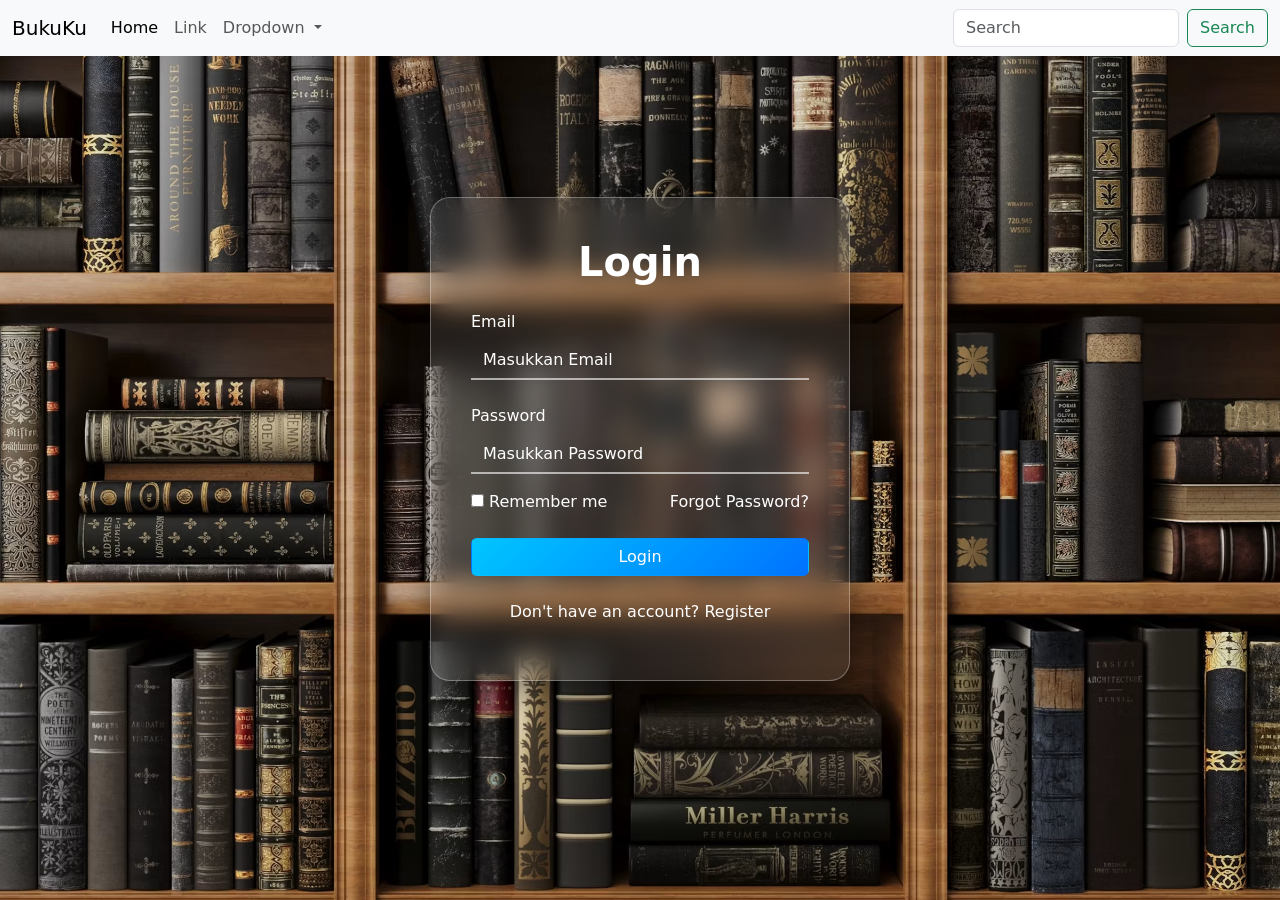
<file: html/loginPage.html>
<!DOCTYPE html>
<html>

<head>
    <title>Halaman login</title>
    <link rel="stylesheet" href="loginPage.css">
    <link href="https://cdn.jsdelivr.net/npm/bootstrap@5.3.8/dist/css/bootstrap.min.css" rel="stylesheet"
        integrity="sha384-sRIl4kxILFvY47J16cr9ZwB07vP4J8+LH7qKQnuqkuIAvNWLzeN8tE5YBujZqJLB" crossorigin="anonymous">
</head>

<body>
    <!-- start nav -->
    <nav class="navbar navbar-expand-lg bg-body-tertiary">
        <div class="container-fluid">
            <a class="navbar-brand" href="#">BukuKu</a>
            <button class="navbar-toggler" type="button" data-bs-toggle="collapse"
                data-bs-target="#navbarSupportedContent" aria-controls="navbarSupportedContent" aria-expanded="false"
                aria-label="Toggle navigation">
                <span class="navbar-toggler-icon"></span>
            </button>
            <div class="collapse navbar-collapse" id="navbarSupportedContent">
                <ul class="navbar-nav me-auto mb-2 mb-lg-0">
                    <li class="nav-item">
                        <a class="nav-link active" aria-current="page" href="#">Home</a>
                    </li>
                    <li class="nav-item">
                        <a class="nav-link" href="#">Link</a>
                    </li>
                    <li class="nav-item dropdown">
                        <a class="nav-link dropdown-toggle" href="#" role="button" data-bs-toggle="dropdown"
                            aria-expanded="false">
                            Dropdown
                        </a>
                        <ul class="dropdown-menu">
                            <li><a class="dropdown-item" href="#">Action</a></li>
                            <li><a class="dropdown-item" href="#">Another action</a></li>
                            <li>
                                <hr class="dropdown-divider">
                            </li>
                            <li><a class="dropdown-item" href="#">Something else here</a></li>
                        </ul>
                    </li>
                </ul>
                <form class="d-flex" role="search">
                    <input class="form-control me-2" type="search" placeholder="Search" aria-label="Search" />
                    <button class="btn btn-outline-success" type="submit">Search</button>
                </form>
            </div>
        </div>
    </nav>
    <!-- end nav -->

    <!-- card container -->
    <div class="login-container">
        <div class="login-card">

            <h1 class="text-center mb-4">Login</h1>

            <div class="mb-4">
                <label>Email</label>
                <input type="email" class="form-control" placeholder="Masukkan Email">
            </div>

            <div class="mb-3">
                <label>Password</label>
                <input type="password" class="form-control" placeholder="Masukkan Password">
            </div>

            <div class="d-flex justify-content-between mb-4">
                <div>
                    <input type="checkbox">
                    Remember me
                </div>

                <a href="#">Forgot Password?</a>
            </div>

            <a href="halamanUtama.html" class="btn btn-login w-100">
                Login
            </a>

            <p class="text-center mt-4">
                Don't have an account?
                <a href="#">Register</a>
            </p>

        </div>
    </div>
    <!-- end card container -->



    <script src="https://cdn.jsdelivr.net/npm/bootstrap@5.3.8/dist/js/bootstrap.bundle.min.js"
        integrity="sha384-FKyoEForCGlyvwx9Hj09JcYn3nv7wiPVlz7YYwJrWVcXK/BmnVDxM+D2scQbITxI"
        crossorigin="anonymous"></script>
</body>

</html>
</file>
<file: html/index.css>
/* ===========================
   GLOBAL
=========================== */
body {
    margin: 0;
    padding: 0;
    font-family: Arial, Helvetica, sans-serif;

    background: url("foto-perpustakaan/perpuscuyyy.avif");
    background-size: cover;
    background-position: center;
    background-repeat: no-repeat;

    min-height: 100vh;
}


/* ===========================
   NAVBAR
=========================== */
.navbar {
    background: rgba(255, 255, 255, 0.08) !important;
    backdrop-filter: blur(10px);
}

.navbar-brand,
.navbar .nav-link {
    font-weight: 500;
}


/* ==========================
   LOGIN MODAL
========================== */

.modal-content{
    border: none;
    border-radius: 18px;
    overflow: hidden;
    box-shadow: 0 15px 35px rgba(0,0,0,.25);
}

/* Header */

.modal-header{
    background: linear-gradient(135deg,#8B5E3C,#C68E4E);
    color: white;
    border-bottom: none;
    padding: 18px 25px;
}

.modal-title{
    font-size: 24px;
    font-weight: bold;
}

.btn-close{
    filter: invert(1);
}

/* Body */

.modal-body{
    background: #fdfbf8;
    padding: 35px;
}

.form-label{
    font-weight: 600;
    color: #5d4037;
}

.form-control{
    border-radius: 10px;
    padding: 12px;
    border: 1px solid #d8c3a5;
    transition: .3s;
}

.form-control:focus{
    border-color: #C68E4E;
    box-shadow: 0 0 8px rgba(198,142,78,.35);
}

/* Tombol */

.btn-login{
    background: linear-gradient(135deg,#8B5E3C,#C68E4E);
    color: white;
    border: none;
    padding: 12px;
    border-radius: 10px;
    font-size: 17px;
    font-weight: bold;
    transition: .3s;
}

.btn-login:hover{
    color: white;
    transform: translateY(-3px);
    box-shadow: 0 8px 15px rgba(0,0,0,.25);
}

/* Animasi */

.modal.fade .modal-dialog{
    transform: scale(.8);
    transition: .3s;
}

.modal.show .modal-dialog{
    transform: scale(1);
}


/* ===========================
   IMAGE SLIDE / CAROUSEL
=========================== */
.carousel {
    width: 700px;
    margin: 30px auto;
}

.carousel img {
    width: 100%;
    height: 350px;
    object-fit: contain;
}

.carousel-item a {
    display: block;
}

.carousel-item img {
    cursor: pointer;
}

/* Card yang ada di dalam carousel */
.carousel .card {
    background-color: #C68E4E;
    
    border: none;
}

.carousel .card-body {
    background: transparent;
}


/* ===========================
   DAFTAR BUKU
=========================== */
.book-card {
    transition: 0.3s;
    border: none;
    border-radius: 12px;
}

.book-card:hover {
    transform: translateY(-8px);
    box-shadow: 0 10px 20px rgba(0,0,0,.3);
}

.book-card img {
    height: 250px;
    object-fit: cover;
}

.book-card .card-title {
    font-size: 15px;
    font-weight: bold;
}

.book-card .btn-primary {
    width: 100%;
}


.judul-container {
    text-align: center;
    margin-top: 40px;
}

.judul-halaman {
    display: inline-block;
    background-color: #C68E4E;
    color: white;
    padding: 12px 30px;
    border-radius: 12px;
    
}
</file>
<file: html/login.css>
/* Background */
body{
    margin:0;
    padding:0;
    font-family:Arial, Helvetica, sans-serif;

    /* gambar background */
    background:url("foto-perpustakaan/background-login.avif");
    background-size:cover;
    background-position:center;
    background-repeat:no-repeat;

    min-height:100vh;
}

/* Navbar */
.navbar{
    background:rgba(255,255,255,.08)!important;
    backdrop-filter:blur(10px);
}

.navbar .nav-link,
.navbar-brand{
    /* color:white!important; */
}

/* Container */
.login-container{

    display:flex;
    justify-content:center;
    align-items:center;
    height:85vh;
}

/* Login Card */
.login-card{
    width:420px;
    padding:40px;
    border-radius:20px;
    background:rgba(255,255,255,.08);
    border:1px solid rgba(255,255,255,.3);
    backdrop-filter:blur(15px);
    box-shadow:0 8px 35px rgba(0,0,0,.45);
    color:white;
}

/* Judul */
.login-card h1{
    font-weight:bold;
}

/* Label */
.login-card label{
    margin-bottom:8px;
}

/* Input */
.login-card .form-control{
    background:transparent;
    border:none;
    border-bottom:2px solid rgba(255,255,255,.6);
    border-radius:0;
    color:white;
}

.login-card .form-control:focus{
    background:transparent;
    color:white;
    border-color:white;
    box-shadow:none;
}

.login-card .form-control::placeholder{
    color:#ffffff;
}

/* Link */
.login-card a{
    color:white;
    text-decoration:none;
}

.login-card a:hover{
    color:#00d4ff;
}

/* Button */
.btn-login{
    background: linear-gradient(135deg, #00c6ff, #0072ff);
    color: white;
    border: none;
    border-radius: 30px;
    padding: 10px;
    font-weight: bold;
    transition: 0.3s;
}

.btn-login:hover{
    background: linear-gradient(135deg, #0099ff, #0056d6);
    transform: translateY(-2px);
    box-shadow: 0 8px 20px rgba(0,114,255,.4);
}

/* Checkbox */
input[type="checkbox"]{
    accent-color:#00d4ff;
}
</file>
<file: html/halamanUtama.css>
/* ===========================
   GLOBAL
=========================== */
body {
    margin: 0;
    padding: 0;
    font-family: Arial, Helvetica, sans-serif;

    background: url("foto-perpustakaan/perpuscuyyy.avif");
    background-size: cover;
    background-position: center;
    background-repeat: no-repeat;

    min-height: 100vh;
}


/* ===========================
   NAVBAR
=========================== */
.navbar {
    background: rgba(255, 255, 255, 0.08) !important;
    backdrop-filter: blur(10px);
}

.navbar-brand,
.navbar .nav-link {
    font-weight: 500;
}


/* ===========================
   LOGIN
=========================== */
.login-container {
    display: flex;
    justify-content: center;
    align-items: center;
    height: 85vh;
}


/* ===========================
   IMAGE SLIDE / CAROUSEL
=========================== */
.carousel {
    width: 700px;
    margin: 30px auto;
}

.carousel img {
    width: 100%;
    height: 350px;
    object-fit: contain;
}

.carousel-item a {
    display: block;
}

.carousel-item img {
    cursor: pointer;
}

/* Card yang ada di dalam carousel */
.carousel .card {
    background-color: #C68E4E;
    
    border: none;
}

.carousel .card-body {
    background: transparent;
}


/* ===========================
   DAFTAR BUKU
=========================== */
.book-card {
    transition: 0.3s;
    border: none;
    border-radius: 12px;
}

.book-card:hover {
    transform: translateY(-8px);
    box-shadow: 0 10px 20px rgba(0,0,0,.3);
}

.book-card img {
    height: 250px;
    object-fit: cover;
}

.book-card .card-title {
    font-size: 15px;
    font-weight: bold;
}

.book-card .btn-primary {
    width: 100%;
}


.judul-container {
    text-align: center;
    margin-top: 40px;
}

.judul-halaman {
    display: inline-block;
    background-color: #C68E4E;
    color: white;
    padding: 12px 30px;
    border-radius: 12px;
    
}
</file>
<file: html/loginPage.css>
/* Background */
body{
    margin:0;
    padding:0;
    font-family:Arial, Helvetica, sans-serif;

    /* gambar background */
    background:url("foto-perpustakaan/background-login.avif");
    background-size:cover;
    background-position:center;
    background-repeat:no-repeat;

    min-height:100vh;
}

/* Navbar */
.navbar{
    background:rgba(255,255,255,.08)!important;
    backdrop-filter:blur(10px);
}

.navbar .nav-link,
.navbar-brand{
    /* color:white!important; */
}

/* Container */
.login-container{

    display:flex;
    justify-content:center;
    align-items:center;
    height:85vh;
}

/* Login Card */
.login-card{
    width:420px;
    padding:40px;
    border-radius:20px;
    background:rgba(255,255,255,.08);
    border:1px solid rgba(255,255,255,.3);
    backdrop-filter:blur(15px);
    box-shadow:0 8px 35px rgba(0,0,0,.45);
    color:white;
}

/* Judul */
.login-card h1{
    font-weight:bold;
}

/* Label */
.login-card label{
    margin-bottom:8px;
}

/* Input */
.login-card .form-control{
    background:transparent;
    border:none;
    border-bottom:2px solid rgba(255,255,255,.6);
    border-radius:0;
    color:white;
}

.login-card .form-control:focus{
    background:transparent;
    color:white;
    border-color:white;
    box-shadow:none;
}

.login-card .form-control::placeholder{
    color:#ffffff;
}

/* Link */
.login-card a{
    color:white;
    text-decoration:none;
}

.login-card a:hover{
    color:#00d4ff;
}

/* Button */
.btn-login{
    background: linear-gradient(135deg, #00c6ff, #0072ff);
    color: white;
    border: none;
    border-radius: 30px;
    padding: 10px;
    font-weight: bold;
    transition: 0.3s;
}

.btn-login:hover{
    background: linear-gradient(135deg, #0099ff, #0056d6);
    transform: translateY(-2px);
    box-shadow: 0 8px 20px rgba(0,114,255,.4);
}

/* Checkbox */
input[type="checkbox"]{
    accent-color:#00d4ff;
}
</file>
